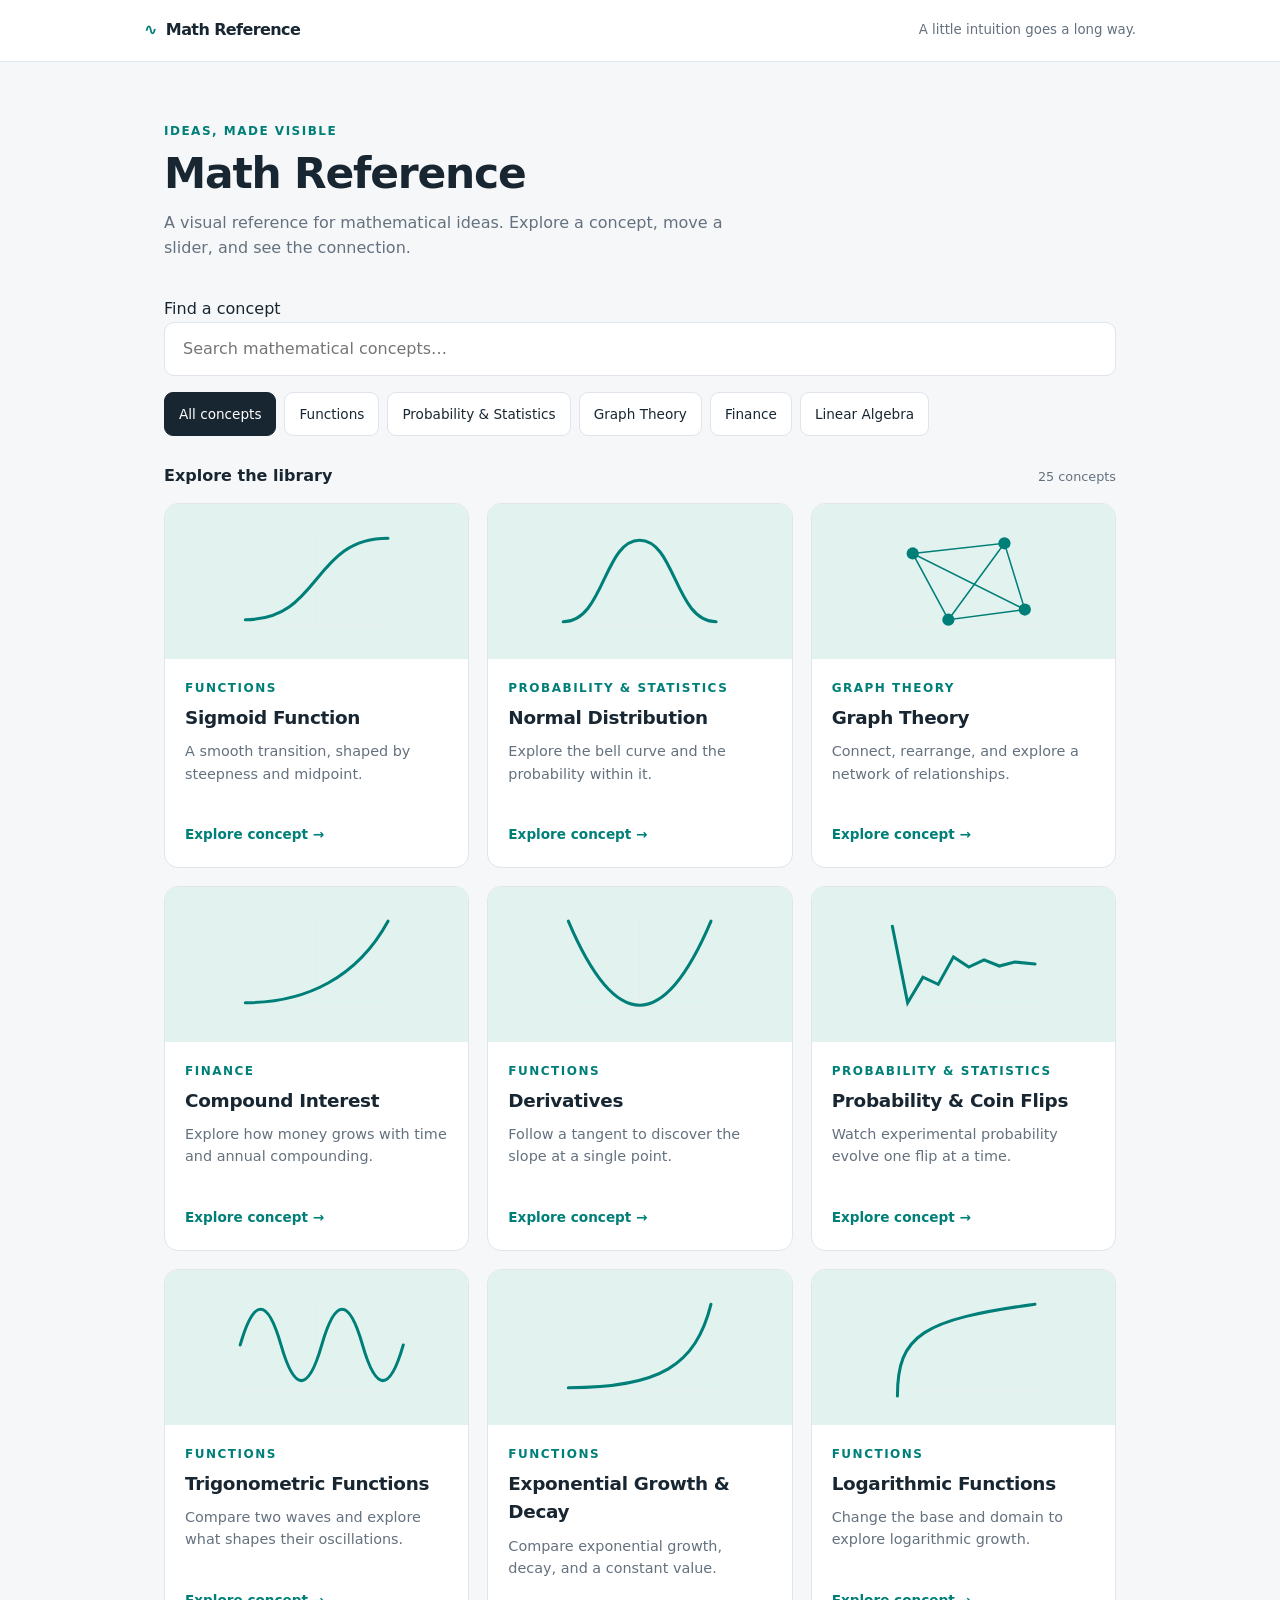
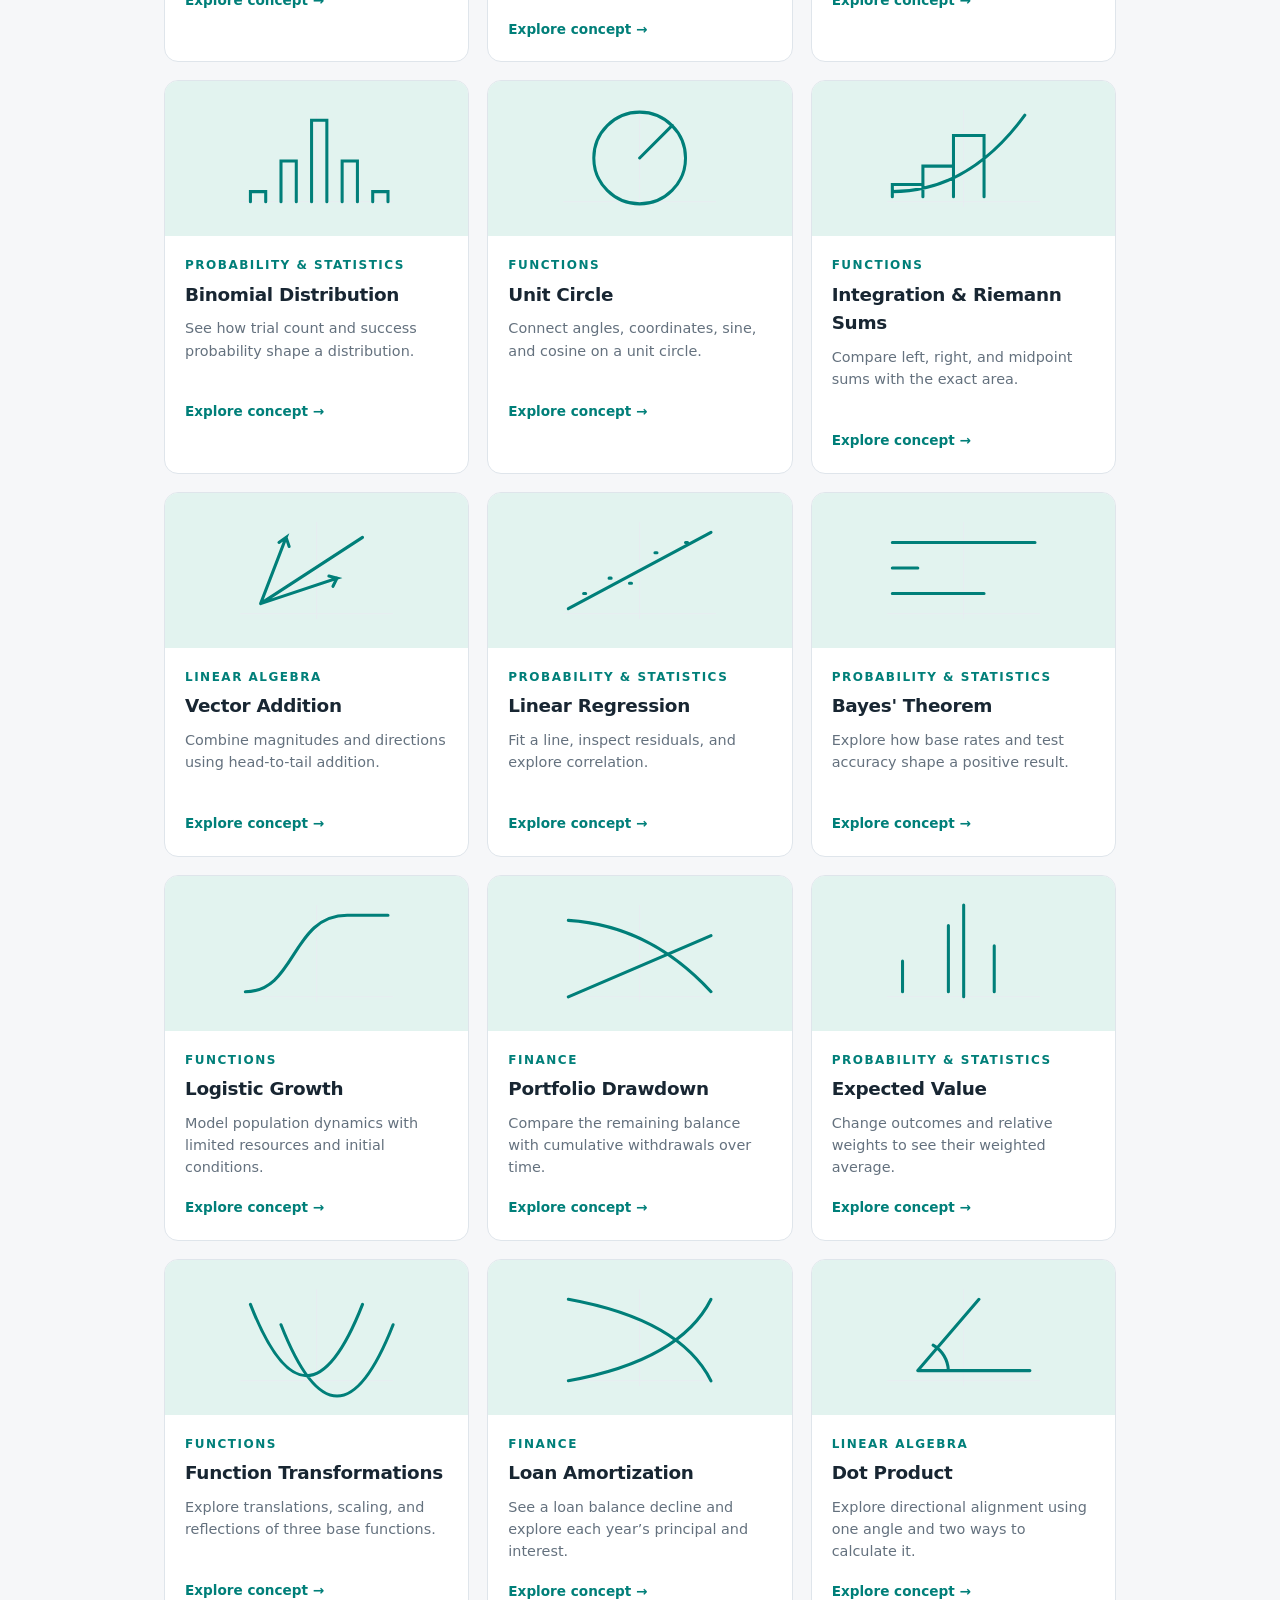
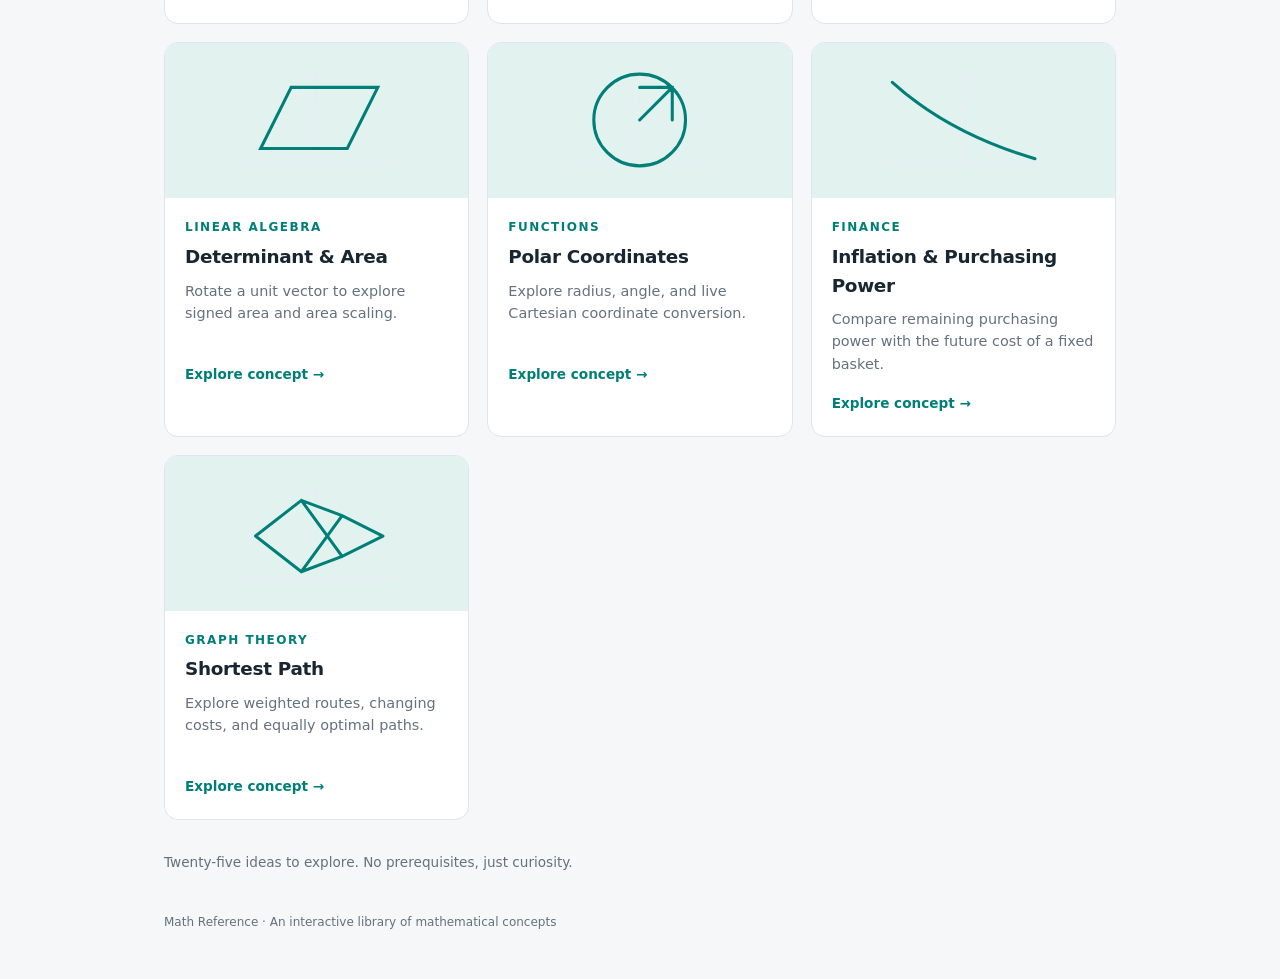
<file: index.html>
<!doctype html>
<html lang="en"><head><meta charset="utf-8"><meta name="viewport" content="width=device-width,initial-scale=1"><meta name="color-scheme" content="light dark"><title>Math Reference</title><link rel="stylesheet" href="assets/styles.css"><script type="module" src="assets/app.js"></script></head><body><div id="app"></div></body></html>
</file>
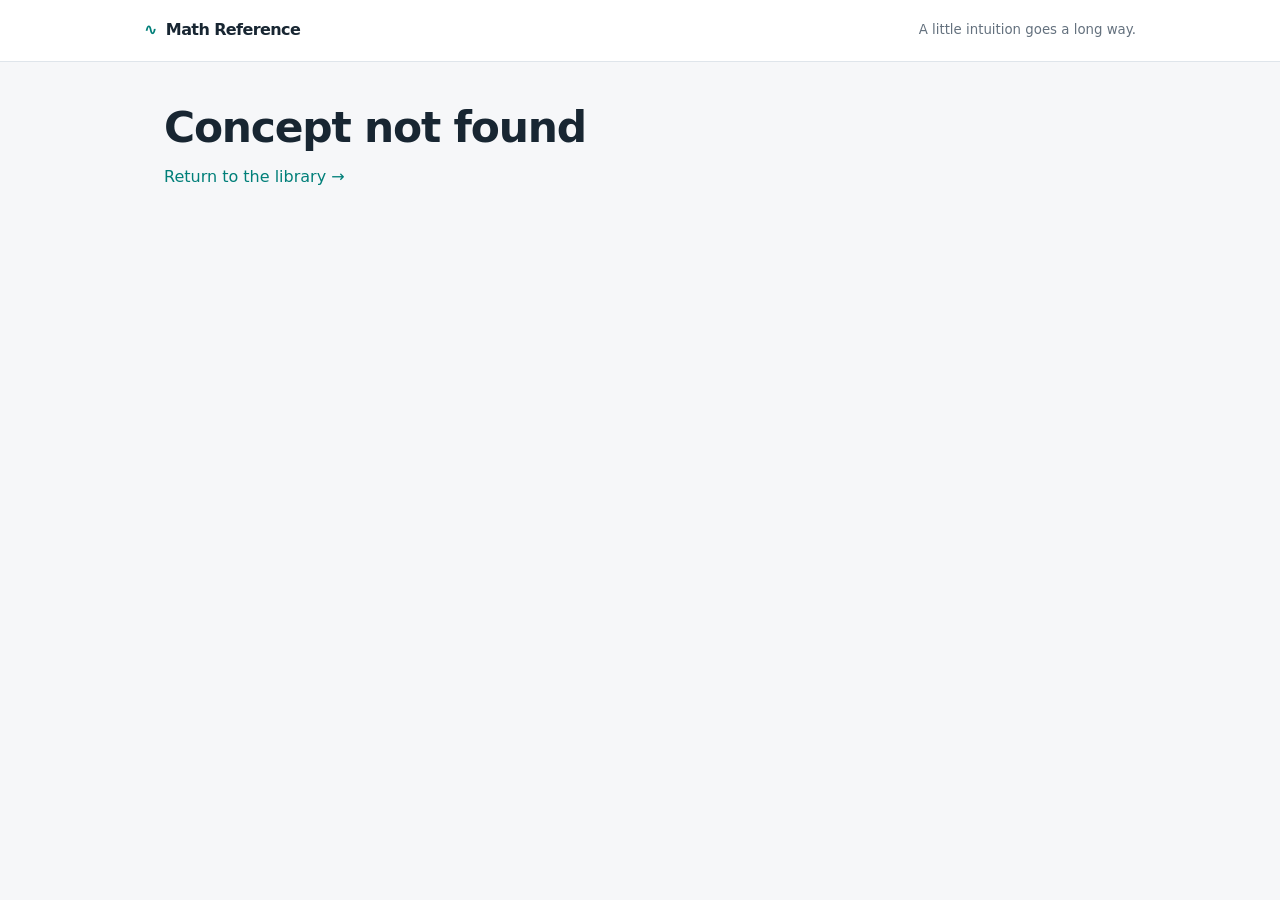
<file: concept.html>
<!doctype html>
<html lang="en"><head><meta charset="utf-8"><meta name="viewport" content="width=device-width,initial-scale=1"><meta name="color-scheme" content="light dark"><title>Concept · Math Reference</title><link rel="stylesheet" href="assets/styles.css"><script type="module" src="assets/app.js"></script></head><body><div id="app"></div></body></html>
</file>
<file: assets/styles.css>
:root{color-scheme:light dark;--bg:#f6f7f9;--surface:#fff;--ink:#182632;--muted:#64717e;--border:#dfe5eb;--accent:#007f79;--soft:#e2f3ef;--grid:#e8edf1;--shade:#007f7924;font:16px/1.55 system-ui,-apple-system,BlinkMacSystemFont,"Segoe UI",sans-serif}*{box-sizing:border-box}body{margin:0;background:var(--bg);color:var(--ink)}a{color:var(--accent);text-decoration:none}a:hover{text-decoration:underline}button,input,select{font:inherit}button,select{min-height:44px;border:1px solid var(--border);border-radius:9px;padding:9px 14px;background:var(--surface);color:var(--ink)}button{cursor:pointer}button:hover{border-color:var(--accent);text-decoration:none}button:disabled{opacity:.45;cursor:default}:focus-visible{outline:3px solid var(--accent);outline-offset:3px}header{border-bottom:1px solid var(--border);background:var(--surface)}.topbar{max-width:1040px;margin:auto;padding:18px 24px;display:flex;justify-content:space-between;align-items:center;gap:16px}.brand{font-weight:750;color:var(--ink);letter-spacing:-.6px}.brand span{color:var(--accent);margin-right:9px}.topbar small,.muted{color:var(--muted)}main{max-width:1000px;margin:auto;padding:32px 24px 48px}h1{font-size:clamp(1.8rem,5vw,2.65rem);line-height:1.15;letter-spacing:-1.2px;margin:10px 0 12px}p{margin:0 0 16px}.eyebrow{color:var(--accent);font-size:.75rem;font-weight:750;letter-spacing:1.5px;text-transform:uppercase}.intro{max-width:610px;color:var(--muted)}.home-hero{padding:28px 0 20px}.search{width:100%;padding:14px 18px;border:1px solid var(--border);border-radius:10px;background:var(--surface);color:var(--ink);min-height:52px}.filters{display:flex;flex-wrap:wrap;gap:8px;margin:16px 0 28px}.filters button{font-size:.85rem}.filters [aria-pressed=true]{background:var(--ink);color:var(--surface);border-color:var(--ink)}.section-heading{display:flex;align-items:center;justify-content:space-between;margin-bottom:14px}.section-heading h2{font-size:1rem;margin:0}.section-heading span{font-size:.8rem;color:var(--muted)}.cards{display:grid;grid-template-columns:repeat(3,minmax(0,1fr));gap:18px}.card{display:flex;flex-direction:column;border:1px solid var(--border);border-radius:14px;overflow:hidden;background:var(--surface);color:var(--ink)}.card:hover{text-decoration:none;border-color:var(--accent)}.card-art{height:155px;background:var(--soft);padding:24px;display:flex;align-items:center;justify-content:center}.card-art svg{width:100%;height:100%;overflow:visible}.card-body{padding:20px}.card h3{margin:6px 0 8px;font-size:1.15rem;letter-spacing:-.3px}.card p{color:var(--muted);font-size:.9rem;min-height:66px}.card-action{font-size:.85rem;color:var(--accent);font-weight:650}.home-note{margin:32px 0;color:var(--muted);font-size:.85rem}.back{font-size:.85rem}.concept-heading{margin:20px 0}.concept-heading h1{font-size:2rem}.concept-heading p{color:var(--muted);margin:0}.workspace{background:var(--surface);border:1px solid var(--border);border-radius:14px;overflow:hidden}.viz-heading{padding:16px 20px 0;display:flex;justify-content:space-between;gap:12px;color:var(--muted);font-size:.8rem}.live{color:var(--accent)}.plot{display:block;width:100%;height:auto;aspect-ratio:760/340;user-select:none}.plot text{fill:var(--muted);font-size:12px}.gridline{stroke:var(--grid);stroke-width:1}.axis{stroke:var(--muted);stroke-width:1}.curve{fill:none;stroke:var(--accent);stroke-width:3;stroke-linecap:round}.area{fill:var(--shade)}.equation-row{padding:14px 20px;border-top:1px solid var(--border);display:flex;align-items:center;justify-content:space-between;gap:14px;flex-wrap:wrap}.equation{font:clamp(.93rem,2.5vw,1.2rem)/1.7 Georgia,serif;overflow-wrap:anywhere}.equation sub,.equation sup{font-size:.72em}.controls{padding:20px;border-top:1px solid var(--border);display:grid;grid-template-columns:1fr 1fr;gap:24px}.control label{display:flex;justify-content:space-between;gap:12px;font-size:.9rem;font-weight:600}.control output{color:var(--accent);font-variant-numeric:tabular-nums}.control input[type=range]{width:100%;height:40px;margin:4px 0 0;accent-color:var(--accent)}.control small{color:var(--muted);font-size:.75rem}.stat{padding:5px 10px;background:var(--soft);color:var(--accent);border-radius:6px;font-size:.8rem}.info{margin:18px 0;border:1px solid var(--border);border-radius:10px;background:var(--surface)}summary{padding:16px 18px;cursor:pointer;font-size:.9rem;font-weight:600}.info-content{padding:0 18px 12px;display:grid;grid-template-columns:repeat(3,1fr);gap:24px}.info h2{font-size:.9rem}.info p{font-size:.85rem;color:var(--muted)}footer{color:var(--muted);font-size:.75rem;margin-top:40px}.edge{stroke:var(--muted);stroke-width:2;cursor:pointer}.edge.selected{stroke:#d36548;stroke-width:4}.vertex{cursor:grab}.vertex circle{fill:var(--surface);stroke:var(--accent);stroke-width:2.5}.vertex.selected circle{fill:var(--soft);stroke-width:4}.vertex text{fill:var(--ink);text-anchor:middle;dominant-baseline:central;font-size:14px;pointer-events:none}.network-tools{display:flex;flex-wrap:wrap;gap:10px;padding:16px 20px;border-top:1px solid var(--border)}.edge-form{display:flex;gap:8px;align-items:center;flex-wrap:wrap}.edge-form label{font-size:.8rem;color:var(--muted)}.status{font-size:.8rem;color:var(--muted);min-height:1.5em;margin:0;padding:0 20px 12px}#empty{color:var(--muted);padding:24px 0}@media(max-width:650px){main{padding:22px 16px 32px}.topbar{padding:14px 16px}.topbar small{display:none}.home-hero{padding-top:16px}.cards{grid-template-columns:1fr}.card{display:grid;grid-template-columns:110px 1fr}.card-art{height:100%;min-height:180px;padding:12px}.card-body{padding:16px}.card p{min-height:0;margin-bottom:12px}.card h3{font-size:1.05rem}.card .eyebrow{font-size:.6rem;letter-spacing:.8px}.controls{gap:16px;padding:16px}.viz-heading{padding:14px 16px 0}.plot{aspect-ratio:760/480}.info-content{grid-template-columns:1fr;gap:0}.equation-row{padding:12px 16px}.network-tools{padding:14px 16px}.concept-heading h1{font-size:1.7rem}.concept-heading p{font-size:.9rem}.filters{gap:6px}.filters button{padding:8px 10px;font-size:.75rem}}@media(prefers-color-scheme:dark){:root{--bg:#111b23;--surface:#18252f;--ink:#e4edf2;--muted:#9aadb9;--border:#30414e;--accent:#6ad4bf;--soft:#203c3d;--grid:#293944;--shade:#6ad4bf26}}
@media(max-width:650px){.plot:not(.network){aspect-ratio:1.2}.network .vertex circle{r:34}.network .vertex text{font-size:23px}.network .edge{stroke-width:3}}
@media(max-width:650px){summary{font-size:clamp(.66rem,2.85vw,.85rem);white-space:nowrap;padding:16px 12px}}
/* Additional concepts reuse the existing workspace and control styling. */
.extra-controls{grid-template-columns:repeat(auto-fit,minmax(180px,1fr))}.metrics{display:flex;flex-wrap:wrap;gap:12px 28px;padding:0 20px 16px}.metrics>div{display:flex;flex-direction:column}.metrics span{font-size:.75rem;color:var(--muted)}.metrics output{font-weight:650;font-variant-numeric:tabular-nums}.chart-legend{display:flex;flex-wrap:wrap;gap:10px 20px;padding:0 20px 18px;font-size:.75rem;color:var(--muted)}.chart-legend span:before{content:'';display:inline-block;width:18px;margin-right:7px;vertical-align:middle;border-top:3px solid var(--accent)}.chart-legend .principal-key:before{border-color:var(--muted)}.chart-legend .tangent-key:before{border-color:#c16e38;border-top-style:dashed}.chart-legend .reference-key:before{border-color:var(--muted);border-top-style:dashed}.principal-area{fill:var(--grid)}.principal-line{stroke:var(--muted);stroke-width:1.5;stroke-dasharray:5 4}.tangent-line{stroke:#c16e38;stroke-width:2.5;stroke-dasharray:7 4;fill:none}.reference-line{stroke:var(--muted);stroke-width:2;stroke-dasharray:6 4}.selected-point{fill:var(--accent);stroke:var(--surface);stroke-width:2}
@media(prefers-color-scheme:dark){.tangent-line{stroke:#efa56e}.chart-legend .tangent-key:before{border-color:#efa56e}}
.chart-data .axis{fill:none}
.plot>path.axis{fill:none}
.wave-toggles label{display:flex;align-items:center;gap:10px;min-height:44px;padding:5px 12px;border:1px solid var(--border);border-radius:8px}.wave-toggles input{width:22px;height:22px;accent-color:var(--accent)}.control select{display:block;width:100%;margin:8px 0}.probability-bar{fill:var(--accent);opacity:.65}.probability-bar.chosen{fill:#c16e38;opacity:1;stroke:var(--ink);stroke-width:1}.unit-outline{stroke:var(--muted);stroke-width:2;fill:none}.circle-radius{stroke:var(--ink);stroke-width:2;fill:none}.projection-guide{stroke:var(--muted);stroke-dasharray:3 5;fill:none}.circle-handle{cursor:grab;stroke-width:3}.live{white-space:nowrap}@media(prefers-color-scheme:dark){.probability-bar.chosen{fill:#efa56e}}
.circle-hit{fill:transparent;stroke:none}
.riemann-rectangle{fill:#c16e3830;stroke:#c16e38;stroke-width:.7}.chart-legend .rectangle-key:before{border-color:#c16e38}.vector-axis{stroke:var(--muted);stroke-width:1;fill:none}.vector-arrow{fill:none;stroke-width:2.5}.vector-a{stroke:var(--accent)}.vector-b{stroke:#c16e38}.vector-r{stroke:var(--ink)}.translated-vector{stroke-dasharray:5 4;opacity:.7}.arrow-a{fill:var(--accent)}.arrow-b{fill:#c16e38}.arrow-r{fill:var(--ink)}.chart-legend .resultant-key:before{border-color:var(--ink)}.point-hit{fill:transparent;stroke:none}.regression-point{cursor:grab}.regression-point:focus{outline:none}.regression-point:focus .selected-point{stroke:#c16e38;stroke-width:4}.residual-toggle{display:flex;align-items:center;gap:8px;min-height:44px}.residual-toggle input{width:20px;height:20px;accent-color:var(--accent)}.bayes-true{fill:var(--accent)}.bayes-false{fill:#c16e38}.bayes-other{fill:var(--grid)}@media(prefers-color-scheme:dark){.riemann-rectangle{fill:#efa56e30;stroke:#efa56e}.chart-legend .rectangle-key:before{border-color:#efa56e}.vector-b{stroke:#efa56e}.arrow-b,.bayes-false{fill:#efa56e}}

/* Allow page scrolling on plot backgrounds; reserve direct gestures for handles. */
.circle-handle,.regression-point,.vertex{touch-action:none}

.equations{display:flex;flex:1 1 180px;flex-wrap:wrap;align-items:center;gap:10px 24px;min-width:0}.equation{max-width:100%}

.range-surface{position:relative}.range-gesture{display:none;position:absolute;inset:0;touch-action:pan-y pinch-zoom;user-select:none}
@media(any-pointer:coarse){.range-gesture{display:block}}

.portfolio-summary{padding-top:12px}.portfolio-summary .metrics output{font-size:1.25rem}

.commemorative-dialog{width:min(340px,calc(100% - 32px));margin:auto;padding:24px;border:1px solid var(--border);border-radius:12px;background:var(--surface);color:var(--ink);text-align:center}.commemorative-dialog::backdrop{background:rgba(0,0,0,.5)}.commemorative-dialog p{margin:0 0 18px}.commemorative-dialog form{display:flex;justify-content:center}
.ev-summary{padding-top:12px}.ev-summary .metrics output{font-size:1.5rem}.ev-outcome{margin:0 20px;padding:14px 0;border-bottom:1px solid var(--border)}.ev-row-heading{display:flex;justify-content:space-between;align-items:center;gap:12px;margin-bottom:8px}.ev-row-heading strong{border-left:4px solid var(--ev-color);padding-left:8px;font-size:.9rem}.ev-row-heading button{font-size:.75rem}.ev-inputs{display:grid;grid-template-columns:1fr 1fr;gap:14px}.ev-inputs input{width:100%;min-width:0;min-height:44px;margin-top:5px;padding:8px 10px;border:1px solid var(--border);border-radius:8px;background:var(--surface);color:var(--ink)}.ev-inputs input[aria-invalid=true]{border-color:#c16e38}.ev-row-results{display:flex;flex-wrap:wrap;gap:6px 18px;font-size:.75rem;color:var(--muted);margin-top:8px}.ev-row-results output{color:var(--ink);font-variant-numeric:tabular-nums}.ev-breakdown{border-top:1px solid var(--border)}#ev-calculation{padding:0 20px 10px;font-size:.85rem}#ev-calculation p{margin:0 0 8px;overflow-wrap:anywhere}.ev-color-0{--ev-color:var(--accent)}.ev-color-1{--ev-color:#c16e38}.ev-color-2{--ev-color:#678bcb}.ev-color-3{--ev-color:#a078bc}.ev-color-4{--ev-color:#bb6f87}.ev-color-5{--ev-color:#6f9550}.ev-stem{stroke:var(--ev-color);stroke-width:7;fill:none}.ev-marker circle{fill:var(--ev-color)}.ev-mean{stroke:var(--ink);stroke-width:2.5}@media(prefers-color-scheme:dark){.ev-color-1{--ev-color:#efa56e}.ev-color-2{--ev-color:#8facdf}.ev-color-3{--ev-color:#bf9bd7}.ev-color-4{--ev-color:#df9bb2}.ev-color-5{--ev-color:#a1bb7e}}

.transform-selector{align-items:center;border-top:0}.transform-selector label{font-size:.85rem}

.loan-summary{padding-top:20px}.loan-payment output{font-size:1.6rem}.loan-breakdown{border-top:1px solid var(--border)}.loan-breakdown h2{font-size:1rem;margin:16px 20px 0}.loan-bar{display:flex;height:26px;margin:0 20px 16px;border-radius:6px;overflow:hidden;background:var(--grid)}.loan-principal{background:var(--accent)}.loan-interest{background:#c16e38}.loan-principal-label:before,.loan-interest-label:before{content:'';display:inline-block;width:9px;height:9px;margin-right:6px;border-radius:2px;background:var(--accent)}.loan-interest-label:before{background:#c16e38}@media(prefers-color-scheme:dark){.loan-interest,.loan-interest-label:before{background:#efa56e}}
.dot-summary{padding-top:16px}.dot-summary .metrics{padding-bottom:6px}.dot-summary output{font-size:1.6rem;color:var(--accent)}.dot-summary[data-alignment=zero] output{color:var(--ink)}.dot-summary[data-alignment=negative] output{color:#9874bc}.dot-shortcuts{border-top:0;padding-top:0;gap:8px}.dot-shortcuts button{font-size:.8rem}.dot-shortcuts button[aria-pressed=true]{background:var(--soft);border-color:var(--accent)}.dot-live-content{display:block}.dot-live-content h2{font-size:1rem;margin:0 0 14px}.dot-method{margin-bottom:14px}.dot-method h3{font-size:.75rem;color:var(--muted);font-weight:600;margin:0 0 5px}.dot-method p{margin:0 0 4px}.dot-common-result{margin:0;font-weight:600}.dot-axis{fill:none;stroke:var(--muted);stroke-width:1}.dot-vector-a{fill:none;stroke:var(--accent);stroke-width:6}.dot-vector-b{fill:none;stroke:#9874bc;stroke-width:3}.dot-a-fill{fill:var(--accent)}.dot-b-fill{fill:#9874bc}.dot-angle-arc{fill:none;stroke:var(--muted);stroke-width:1.5}.dot-origin{fill:var(--ink)}.plot .dot-vector-label{font-size:14px;font-weight:700;paint-order:stroke;stroke:var(--surface);stroke-width:3px;stroke-linejoin:round}.plot .dot-a-text{fill:var(--accent)}.plot .dot-b-text{fill:#9874bc}.dot-angle-label{paint-order:stroke;stroke:var(--surface);stroke-width:4px;stroke-linejoin:round}@media(prefers-color-scheme:dark){.dot-vector-b{stroke:#c2a3e0}.dot-b-fill{fill:#c2a3e0}.plot .dot-b-text,.dot-summary[data-alignment=negative] output{color:#c2a3e0;fill:#c2a3e0}}
.det-summary{padding-top:16px}.det-summary output{font-size:1.5rem;color:var(--accent)}.det-summary small{color:var(--muted);font-size:.75rem}.det-summary[data-orientation=reversed] output{color:#9874bc}.det-summary[data-orientation=degenerate] output{color:var(--ink)}.det-parallelogram{fill:var(--accent);fill-opacity:.16;stroke:var(--accent);stroke-opacity:.6;stroke-width:1.5}.det-diagram[data-orientation=reversed] .det-parallelogram{fill:#9874bc;stroke:#9874bc}@media(prefers-color-scheme:dark){.det-summary[data-orientation=reversed] output{color:#c2a3e0}.det-diagram[data-orientation=reversed] .det-parallelogram{fill:#c2a3e0;stroke:#c2a3e0}}
.polar-summary{padding-top:16px}.polar-summary output{font-size:1.25rem;color:var(--accent);white-space:nowrap}.polar-radius-line{fill:none;stroke:#9874bc;stroke-width:3}.polar-projections{fill:none;stroke:var(--accent);stroke-width:1.5;stroke-dasharray:5 4;opacity:.75}.polar-arc{fill:none;stroke:#b17d24;stroke-width:2}.polar-point{fill:#9874bc;stroke:var(--surface);stroke-width:2}.plot .polar-label{font-size:14px;paint-order:stroke;stroke:var(--surface);stroke-width:3px;stroke-linejoin:round}.plot .polar-radius-text{fill:#9874bc}.plot .polar-angle-text{fill:#b17d24}@media(prefers-color-scheme:dark){.polar-radius-line{stroke:#c2a3e0}.polar-point{fill:#c2a3e0}.plot .polar-radius-text{fill:#c2a3e0}.polar-arc{stroke:#edbd65}.plot .polar-angle-text{fill:#edbd65}}
.plot.polar-diagram{aspect-ratio:1}
.inflation-summary{padding-top:16px}.inflation-summary output{font-size:1.5rem;color:var(--accent)}.inflation-summary small{font-size:.75rem;color:var(--muted)}.inflation-summary .metrics>div{min-width:0}.inflation-result{font-size:.85rem;margin:0 0 6px}.inflation-result output{font-weight:600;font-variant-numeric:tabular-nums}.plot.inflation-plot{aspect-ratio:auto}.inflation-guide{fill:none;stroke:#9874bc;stroke-width:1.5;stroke-dasharray:5 4}.inflation-point{fill:#9874bc;stroke:var(--surface);stroke-width:2}@media(prefers-color-scheme:dark){.inflation-guide{stroke:#c2a3e0}.inflation-point{fill:#c2a3e0}}
.sp-summary{padding-top:16px}.sp-summary output{font-size:1.5rem;color:var(--accent)}.plot.sp-diagram{aspect-ratio:335/235}.sp-edge{stroke:var(--muted);stroke-opacity:.45;stroke-width:1.5}.sp-edge.sp-primary{stroke:var(--accent);stroke-opacity:1;stroke-width:4}.sp-edge.sp-alternative{stroke:#9874bc;stroke-opacity:.65;stroke-width:2.5;stroke-dasharray:5 4}.sp-weight rect{fill:var(--surface);stroke:var(--border);stroke-width:.6}.plot .sp-weight text{fill:var(--ink);font-size:12px;font-weight:650}.sp-node circle{fill:var(--surface);stroke:var(--muted);stroke-width:1.5}.plot .sp-node text{fill:var(--ink);font-size:13px;font-weight:700}.sp-node.sp-on-route circle{fill:var(--soft);stroke:var(--accent)}.sp-node.sp-start circle{fill:var(--accent);stroke:var(--accent)}.plot .sp-start text{fill:var(--surface)}.sp-node.sp-destination circle{fill:#9874bc;stroke:#9874bc}.plot .sp-destination text{fill:var(--surface)}.sp-destinations,.sp-configuration{padding:16px 20px;border-top:1px solid var(--border)}.sp-destinations h2,.sp-configuration h2{font-size:.95rem;margin:0 0 8px}.sp-destinations .network-tools{padding:0;margin:0;border:0;gap:8px}.sp-destinations button{min-width:44px}.sp-destinations p{font-size:.75rem;margin:8px 0 0}.sp-configuration p{font-size:.85rem;margin:0 0 10px;color:var(--muted)}#sp-config-label{font-size:.75rem}#sp-route,#sp-alternative,#sp-sum,#sp-alternative-sum{margin:0 0 8px}#sp-count{font-size:.85rem;color:var(--muted);margin:12px 0 5px}.sp-legend{padding:0 20px 14px;font-size:.75rem;color:var(--muted);display:flex;flex-wrap:wrap;gap:6px 18px}.sp-legend[hidden]{display:none}.sp-legend span:before{content:'';display:inline-block;width:20px;margin-right:6px;vertical-align:middle;border-top:3px solid var(--accent)}.sp-legend span+span:before{border-top:2px dashed #9874bc;opacity:.65}@media(prefers-color-scheme:dark){.sp-edge.sp-alternative{stroke:#c2a3e0}.sp-node.sp-destination circle{fill:#c2a3e0;stroke:#c2a3e0}.sp-legend span+span:before{border-color:#c2a3e0}}
</file>
